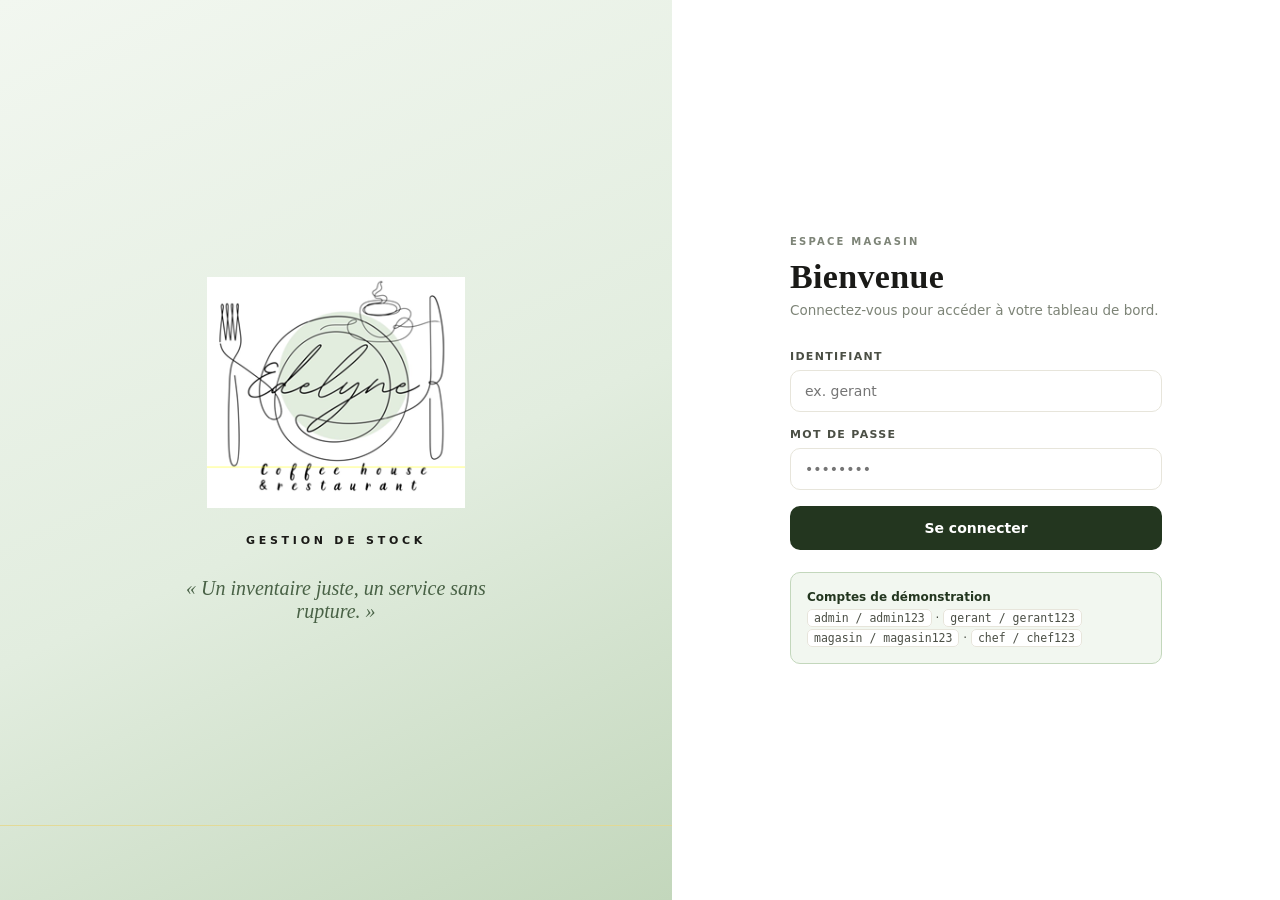
<file: frontend/index.html>
<!DOCTYPE html>
<html lang="fr">
<head>
  <meta charset="UTF-8">
  <meta name="viewport" content="width=device-width, initial-scale=1.0">
  <title>EDELYNE · RestoStock Pro — Gestion de stock & bons de commande</title>
  <meta name="description" content="Application de gestion de stock, lots FIFO/DLC et bons de commande — EDELYNE Coffee House & Restaurant.">
  <link rel="icon" href="assets/logo.png">
  <link rel="preload" as="image" href="assets/logo.png">
  <link rel="stylesheet" href="css/styles.css">
</head>
<body>
  <div id="app"></div>
  <div id="toast" class="toast"></div>
  <div id="modal" class="overlay hidden"><div class="modal" id="modal-box"></div></div>
  <script src="js/api.js"></script>
  <script src="js/app.js"></script>
</body>
</html>
</file>
<file: frontend/css/styles.css>
/* ============================================================
   EDELYNE — Coffee House & Restaurant
   RestoStock Pro · feuille de style
   Palette extraite du logo officiel :
     sage   #e2eddf   ·  or  #ffff7f (adouci)  ·  encre #000000
   ============================================================ */

:root {
  /* --- Palette issue du logo --- */
  --sage:        #e2eddf;
  --sage-soft:   #f2f7f0;
  --sage-mid:    #c3d7bc;
  --sage-deep:   #8aa981;
  --forest:      #23361f;
  --forest-soft: #2f4a2c;
  --gold:        #e6d98d;
  --gold-soft:   #f5efc4;
  --gold-deep:   #b8a34f;

  /* --- Neutres --- */
  --ink:      #1a1a17;
  --ink-soft: #4b4f45;
  --muted:    #7d8477;
  --line:     #e7e5db;
  --line-soft:#f1efe7;
  --paper:    #fbfaf6;
  --white:    #ffffff;

  /* --- Signalétique --- */
  --ok:      #2f6b3a;
  --ok-bg:   #e8f2e6;
  --warn:    #8a6d1f;
  --warn-bg: #f8f0d4;
  --danger:  #8c2f34;
  --danger-bg:#f7e5e4;

  --font-display: "Cormorant Garamond", "Baskerville", Georgia, "Times New Roman", serif;
  --font-sans: "Segoe UI", system-ui, -apple-system, "Helvetica Neue", sans-serif;
  --font-mono: "SFMono-Regular", "Consolas", monospace;

  --radius: 16px;
  --radius-sm: 10px;
  --shadow-sm: 0 1px 2px rgba(26,26,23,.05), 0 2px 8px rgba(26,26,23,.04);
  --shadow-md: 0 4px 14px rgba(26,26,23,.07), 0 12px 34px rgba(26,26,23,.06);
  --sidebar: 262px;
}

* { box-sizing: border-box; margin: 0; padding: 0; }

html, body { height: 100%; }

body {
  font-family: var(--font-sans);
  font-size: 14px;
  color: var(--ink);
  background: var(--paper);
  -webkit-font-smoothing: antialiased;
}

h1, h2, h3, .display {
  font-family: var(--font-display);
  font-weight: 600;
  letter-spacing: .01em;
  line-height: 1.15;
}

/* Petites capitales espacées, comme « coffee house & restaurant » du logo */
.eyebrow {
  font-family: var(--font-sans);
  font-size: 10px;
  font-weight: 700;
  letter-spacing: .22em;
  text-transform: uppercase;
  color: var(--muted);
}

a { color: inherit; text-decoration: none; }
button { font-family: inherit; cursor: pointer; border: none; background: none; }
input, select, textarea { font-family: inherit; font-size: 14px; }

.num { font-variant-numeric: tabular-nums; }

/* ============================================================
   ÉCRAN DE CONNEXION
   ============================================================ */
.auth {
  display: grid;
  grid-template-columns: 1.05fr .95fr;
  min-height: 100vh;
  background: var(--white);
}

.auth-art {
  background: linear-gradient(155deg, var(--sage-soft) 0%, var(--sage) 55%, var(--sage-mid) 100%);
  display: flex; flex-direction: column; align-items: center; justify-content: center;
  gap: 26px; padding: 56px 44px; position: relative; overflow: hidden;
}
.auth-art::after {
  content: ""; position: absolute; left: 0; right: 0; bottom: 74px;
  height: 1px; background: var(--gold); opacity: .85;
}
.auth-art img { width: 258px; max-width: 70%; filter: saturate(1.05); }
.auth-art .brand-line {
  text-align: center; color: var(--ink);
}
.auth-art .brand-line p {
  font-size: 11px; font-weight: 700; letter-spacing: .34em; text-transform: uppercase;
  margin-bottom: 4px;
}
.auth-art .baseline {
  font-family: var(--font-display); font-size: 20px; font-style: italic;
  color: var(--forest-soft); max-width: 340px; text-align: center; opacity: .85;
}

.auth-panel {
  display: flex; align-items: center; justify-content: center; padding: 56px 40px;
}
.auth-box { width: 100%; max-width: 372px; }
.auth-box .eyebrow { margin-bottom: 10px; }
.auth-box h2 { font-size: 34px; margin-bottom: 6px; }
.auth-box .sub { color: var(--muted); margin-bottom: 32px; font-size: 13.5px; }

.field { margin-bottom: 16px; }
.field label {
  display: block; font-size: 11px; font-weight: 700; letter-spacing: .12em;
  text-transform: uppercase; color: var(--ink-soft); margin-bottom: 7px;
}
.field input, .field select, .field textarea {
  width: 100%; padding: 12px 14px; border: 1px solid var(--line);
  border-radius: var(--radius-sm); background: var(--white); color: var(--ink);
  transition: border-color .15s, box-shadow .15s;
}
.field input:focus, .field select:focus, .field textarea:focus {
  outline: none; border-color: var(--sage-deep);
  box-shadow: 0 0 0 3px rgba(138,169,129,.16);
}
.field input.filled-da { background: var(--sage-soft); }

.hint {
  margin-top: 22px; padding: 14px 16px; background: var(--sage-soft);
  border: 1px solid var(--sage-mid); border-radius: var(--radius-sm);
  font-size: 12px; color: var(--ink-soft); line-height: 1.7;
}
.hint b { color: var(--forest); }
.hint code {
  font-family: var(--font-mono); font-size: 11.5px; background: var(--white);
  padding: 1px 6px; border-radius: 5px; border: 1px solid var(--line);
}

/* ============================================================
   STRUCTURE
   ============================================================ */
.shell { display: flex; min-height: 100vh; }

.sidebar {
  width: var(--sidebar); flex-shrink: 0;
  background: var(--forest); color: #e9ece4;
  display: flex; flex-direction: column; position: sticky; top: 0; height: 100vh;
}
.sidebar-head {
  padding: 26px 22px 20px; border-bottom: 1px solid rgba(255,255,255,.10);
  text-align: center;
}
.sidebar-head .logo-chip {
  background: var(--white); border-radius: 14px; padding: 12px 10px; margin-bottom: 14px;
  display: flex; align-items: center; justify-content: center;
}
.sidebar-head img { width: 148px; display: block; }
.sidebar-head h1 {
  font-size: 17px; color: #fff; letter-spacing: .04em; text-transform: lowercase;
}
.sidebar-head p {
  font-size: 8.5px; letter-spacing: .27em; text-transform: uppercase;
  color: var(--sage-mid); margin-top: 6px; line-height: 1.7;
}

.nav { padding: 16px 12px; overflow-y: auto; flex: 1; }
.nav .eyebrow {
  color: rgba(255,255,255,.34); padding: 12px 12px 8px; font-size: 9.5px;
}
.nav-item {
  display: flex; align-items: center; gap: 11px; width: 100%;
  padding: 10.5px 12px; border-radius: var(--radius-sm);
  color: rgba(255,255,255,.76); font-size: 13.5px; font-weight: 500;
  transition: background .16s, color .16s; text-align: left; margin-bottom: 2px;
}
.nav-item:hover { background: rgba(255,255,255,.07); color: #fff; }
.nav-item.active {
  background: var(--sage); color: var(--forest); font-weight: 700;
  box-shadow: inset 3px 0 0 var(--gold);
}
.nav-item svg { width: 17px; height: 17px; flex-shrink: 0; }
.nav-item .count {
  margin-left: auto; background: var(--gold); color: var(--forest);
  font-size: 10.5px; font-weight: 800; padding: 2px 7px; border-radius: 999px;
}
.nav-item.active .count { background: var(--forest); color: var(--gold); }

.sidebar-foot {
  padding: 16px 18px; border-top: 1px solid rgba(255,255,255,.10);
  font-size: 11px; color: rgba(255,255,255,.42); line-height: 1.8;
}
.sidebar-foot b { color: var(--sage-mid); }

.main { flex: 1; min-width: 0; display: flex; flex-direction: column; }

.topbar {
  background: var(--white); border-bottom: 1px solid var(--line);
  padding: 20px 34px; display: flex; align-items: center; gap: 22px;
  position: sticky; top: 0; z-index: 20;
}
.topbar .title-block { flex: 1; min-width: 0; }
.topbar h2 { font-size: 25px; }
.topbar .eyebrow { margin-bottom: 3px; }

.kpi-strip { display: flex; gap: 10px; }
.kpi-chip {
  background: var(--paper); border: 1px solid var(--line); border-radius: 12px;
  padding: 8px 15px; min-width: 122px;
}
.kpi-chip span {
  display: block; font-size: 9px; font-weight: 700; letter-spacing: .14em;
  text-transform: uppercase; color: var(--muted); margin-bottom: 3px;
}
.kpi-chip strong {
  font-family: var(--font-display); font-size: 19px; font-weight: 600;
  color: var(--forest); white-space: nowrap;
}
.kpi-chip.gold { background: var(--gold-soft); border-color: var(--gold); }
.kpi-chip.danger strong { color: var(--danger); }

.content { padding: 28px 34px 60px; flex: 1; }

/* ============================================================
   BLOCS
   ============================================================ */
.card {
  background: var(--white); border: 1px solid var(--line);
  border-radius: var(--radius); box-shadow: var(--shadow-sm); padding: 24px;
}
.card + .card { margin-top: 22px; }
.card-head {
  display: flex; align-items: flex-end; justify-content: space-between;
  gap: 18px; margin-bottom: 20px; flex-wrap: wrap;
  padding-bottom: 16px; border-bottom: 1px solid var(--line-soft);
}
.card-head h3 { font-size: 19px; }
.card-head .eyebrow { margin-bottom: 4px; }

.grid-2 { display: grid; grid-template-columns: 1fr 1fr; gap: 22px; }
.grid-kpi { display: grid; grid-template-columns: repeat(4, 1fr); gap: 16px; margin-bottom: 22px; }

.kpi-card {
  background: var(--white); border: 1px solid var(--line); border-radius: var(--radius);
  padding: 18px 20px; box-shadow: var(--shadow-sm); position: relative; overflow: hidden;
  transition: transform .18s ease, box-shadow .18s ease;
}
.kpi-card::before {
  content: ""; position: absolute; left: 0; top: 0; bottom: 0; width: 3px; background: var(--sage-mid);
}
.kpi-card.accent::before { background: var(--gold); }
.kpi-card.danger::before { background: var(--danger); }
.kpi-card:hover { transform: translateY(-2px); box-shadow: var(--shadow-md); }
.kpi-card span {
  display: block; font-size: 9.5px; font-weight: 700; letter-spacing: .16em;
  text-transform: uppercase; color: var(--muted); margin-bottom: 8px;
}
.kpi-card strong {
  font-family: var(--font-display); font-size: 27px; font-weight: 600;
  color: var(--forest); display: block; line-height: 1.1;
}
.kpi-card.danger strong { color: var(--danger); }
.kpi-card em {
  display: block; font-style: normal; font-size: 11.5px; color: var(--muted); margin-top: 6px;
}

/* Barres de répartition */
.bar-row { margin-bottom: 14px; }
.bar-row .bar-top {
  display: flex; justify-content: space-between; font-size: 12.5px;
  margin-bottom: 6px; color: var(--ink-soft);
}
.bar-row .bar-top b { color: var(--ink); font-weight: 600; }
.bar-track { height: 7px; background: var(--line-soft); border-radius: 999px; overflow: hidden; }
.bar-fill { height: 100%; background: linear-gradient(90deg, var(--sage-deep), var(--forest-soft)); border-radius: 999px; }
.bar-fill.gold { background: linear-gradient(90deg, var(--gold), var(--gold-deep)); }

/* Listes d'alerte */
.alert-item {
  display: flex; justify-content: space-between; align-items: center; gap: 16px;
  padding: 12px 0; border-bottom: 1px solid var(--line-soft);
}
.alert-item:last-child { border-bottom: none; }
.alert-item .who { min-width: 0; }
.alert-item .who b { display: block; font-size: 13.5px; font-weight: 600; }
.alert-item .who span { font-size: 11px; color: var(--muted); font-family: var(--font-mono); }
.alert-item .qty { text-align: right; flex-shrink: 0; }
.alert-item .qty b { display: block; font-size: 13px; color: var(--danger); }
.alert-item .qty span { font-size: 11px; color: var(--muted); }

/* ============================================================
   TABLEAUX
   ============================================================ */
.table-wrap { overflow-x: auto; margin: 0 -4px; }
table { width: 100%; border-collapse: collapse; font-size: 13px; }
thead th {
  text-align: left; padding: 10px 12px;
  font-size: 9.5px; font-weight: 700; letter-spacing: .14em; text-transform: uppercase;
  color: var(--muted); background: var(--sage-soft);
  border-bottom: 1px solid var(--sage-mid); white-space: nowrap;
}
thead th:first-child { border-radius: var(--radius-sm) 0 0 0; }
thead th:last-child { border-radius: 0 var(--radius-sm) 0 0; }
tbody td { padding: 12px; border-bottom: 1px solid var(--line-soft); vertical-align: middle; }
tbody tr:hover td { background: #fcfcfa; }
tbody tr:last-child td { border-bottom: none; }
td.r, th.r { text-align: right; }
td.c, th.c { text-align: center; }
td .mono { font-family: var(--font-mono); font-size: 11.5px; color: var(--muted); }
td .strong { font-weight: 600; }
tr.total-row td {
  background: var(--forest); color: #fff; font-weight: 700;
  border-bottom: none;
}
tr.total-row td.r { color: var(--gold); font-family: var(--font-display); font-size: 17px; }

/* Pastilles d'état */
.pill {
  display: inline-block; padding: 3px 10px; border-radius: 999px;
  font-size: 10.5px; font-weight: 700; letter-spacing: .04em; white-space: nowrap;
}
.pill.ok     { background: var(--ok-bg);     color: var(--ok); }
.pill.warn   { background: var(--warn-bg);   color: var(--warn); }
.pill.danger { background: var(--danger-bg); color: var(--danger); }
.pill.neutral{ background: var(--line-soft); color: var(--ink-soft); }
.pill.gold   { background: var(--gold-soft); color: var(--gold-deep); }
.pill.cat    { background: var(--sage-soft); color: var(--forest-soft); border: 1px solid var(--sage-mid); }

/* ============================================================
   BOUTONS / CHAMPS
   ============================================================ */
.btn {
  display: inline-flex; align-items: center; justify-content: center; gap: 8px;
  padding: 11px 20px; border-radius: var(--radius-sm); font-size: 13px; font-weight: 600;
  transition: background .16s, border-color .16s, color .16s, transform .16s;
  white-space: nowrap;
}
.btn:active { transform: translateY(1px); }
.btn-primary { background: var(--forest); color: #fff; }
.btn-primary:hover { background: var(--forest-soft); }
.btn-gold { background: var(--gold); color: var(--forest); }
.btn-gold:hover { background: var(--gold-deep); color: #fff; }
.btn-outline { border: 1px solid var(--line); background: var(--white); color: var(--ink-soft); }
.btn-outline:hover { border-color: var(--sage-deep); color: var(--forest); background: var(--sage-soft); }
.btn-wide { width: 100%; padding: 14px; font-size: 14px; }
.btn svg { width: 15px; height: 15px; }
.btn-icon {
  padding: 6px; border-radius: 8px; color: var(--muted); line-height: 0;
}
.btn-icon:hover { background: var(--sage-soft); color: var(--forest); }
.btn-icon svg { width: 16px; height: 16px; }

.toolbar { display: flex; gap: 10px; align-items: center; flex-wrap: wrap; }
.toolbar input[type="search"], .toolbar select {
  padding: 9px 13px; border: 1px solid var(--line); border-radius: var(--radius-sm);
  background: var(--white); color: var(--ink);
}
.toolbar input[type="search"] { width: 232px; }
.toolbar input:focus, .toolbar select:focus {
  outline: none; border-color: var(--sage-deep); box-shadow: 0 0 0 3px rgba(138,169,129,.14);
}

.form-card { max-width: 660px; }
.form-row { display: grid; grid-template-columns: 1fr 1fr; gap: 18px; }
.form-row-3 { display: grid; grid-template-columns: 1fr 1fr 1fr; gap: 18px; }
.check-line { display: flex; align-items: center; gap: 9px; font-size: 13px; padding-top: 26px; }
.check-line input { width: 16px; height: 16px; accent-color: var(--forest); }

/* ============================================================
   MODALE / TOAST
   ============================================================ */
.overlay {
  position: fixed; inset: 0; background: rgba(26,26,23,.5); z-index: 90;
  display: flex; align-items: center; justify-content: center; padding: 24px;
  backdrop-filter: blur(3px);
}
.overlay.hidden { display: none; }
.modal {
  background: var(--white); border-radius: var(--radius); width: 100%; max-width: 760px;
  max-height: 88vh; overflow-y: auto; box-shadow: 0 30px 70px rgba(26,26,23,.3);
}
.modal-head {
  padding: 22px 26px; border-bottom: 1px solid var(--line-soft);
  display: flex; align-items: flex-start; justify-content: space-between; gap: 16px;
}
.modal-head h3 { font-size: 20px; }
.modal-head .eyebrow { margin-bottom: 4px; }
.modal-body { padding: 24px 26px 28px; }

.toast {
  position: fixed; bottom: 26px; right: 26px; z-index: 120;
  padding: 14px 20px; border-radius: var(--radius-sm); font-size: 13px; font-weight: 600;
  background: var(--forest); color: #fff; box-shadow: var(--shadow-md);
  opacity: 0; transform: translateY(14px); transition: opacity .25s, transform .25s;
  pointer-events: none; max-width: 400px; border-left: 3px solid var(--sage-mid);
}
.toast.show { opacity: 1; transform: translateY(0); }
.toast.error { background: var(--danger); border-left-color: #e3a9a5; }
.toast.warn  { background: var(--warn); border-left-color: var(--gold); }

/* ============================================================
   ÉTATS VIDES / CHARGEMENT
   ============================================================ */
.empty {
  padding: 54px 24px; text-align: center; color: var(--muted);
}
.empty svg { width: 32px; height: 32px; color: var(--sage-mid); margin-bottom: 12px; }
.empty b { display: block; font-family: var(--font-display); font-size: 19px; color: var(--ink); margin-bottom: 5px; }
.empty p { font-size: 12.5px; }

.loader { display: flex; flex-direction: column; align-items: center; justify-content: center; min-height: 60vh; gap: 16px; }
.loader .ring {
  width: 38px; height: 38px; border: 3px solid var(--sage); border-top-color: var(--forest);
  border-radius: 50%; animation: spin .9s linear infinite;
}
@keyframes spin { to { transform: rotate(360deg); } }
.loader p { font-family: var(--font-display); font-size: 16px; color: var(--muted); }

.note {
  background: var(--sage-soft); border: 1px solid var(--sage-mid); border-left: 3px solid var(--forest-soft);
  border-radius: var(--radius-sm); padding: 14px 18px; font-size: 12.5px; color: var(--ink-soft); line-height: 1.7;
}
.note b { color: var(--forest); }

/* ============================================================
   EN-TÊTE IMPRIMÉ (bons de commande)
   ============================================================ */
.print-head { display: none; }
.print-head .ph-logo img { width: 116px; }
.print-head .ph-lines p { font-size: 12px; line-height: 1.9; }

/* ============================================================
   RESPONSIVE
   ============================================================ */
@media (max-width: 1180px) {
  .grid-kpi { grid-template-columns: repeat(2, 1fr); }
  .kpi-strip { display: none; }
}
@media (max-width: 980px) {
  .auth { grid-template-columns: 1fr; }
  .auth-art { min-height: 260px; padding: 36px 24px; }
  .auth-art img { width: 190px; }
  .auth-art::after { display: none; }
  .grid-2 { grid-template-columns: 1fr; }
}
@media (max-width: 860px) {
  .shell { flex-direction: column; }
  .sidebar { width: 100%; height: auto; position: static; }
  .sidebar-head { display: flex; align-items: center; gap: 16px; text-align: left; padding: 16px 18px; }
  .sidebar-head .logo-chip { margin: 0; padding: 8px; }
  .sidebar-head img { width: 92px; }
  .nav { display: flex; gap: 6px; overflow-x: auto; padding: 10px; }
  .nav .eyebrow { display: none; }
  .nav-item { width: auto; white-space: nowrap; margin-bottom: 0; }
  .nav-item span.lbl { display: inline; }
  .sidebar-foot { display: none; }
  .topbar { padding: 16px 18px; flex-wrap: wrap; }
  .content { padding: 20px 18px 48px; }
  .form-row, .form-row-3 { grid-template-columns: 1fr; }
  .grid-kpi { grid-template-columns: 1fr 1fr; }
}

/* ============================================================
   IMPRESSION
   ============================================================ */
@media print {
  .sidebar, .topbar, .toolbar, .no-print, .btn, .toast { display: none !important; }
  body { background: #fff; }
  .content { padding: 0; }
  .card { border: none; box-shadow: none; padding: 0; }
  .card-head { border-bottom: 1px solid #ccc; }
  .print-head { display: flex; align-items: center; gap: 20px; margin-bottom: 18px; padding-bottom: 14px; border-bottom: 2px solid #23361f; }
  thead th { background: #eef3ea !important; -webkit-print-color-adjust: exact; print-color-adjust: exact; }
  tr.total-row td { background: #23361f !important; -webkit-print-color-adjust: exact; print-color-adjust: exact; }
}
</file>
